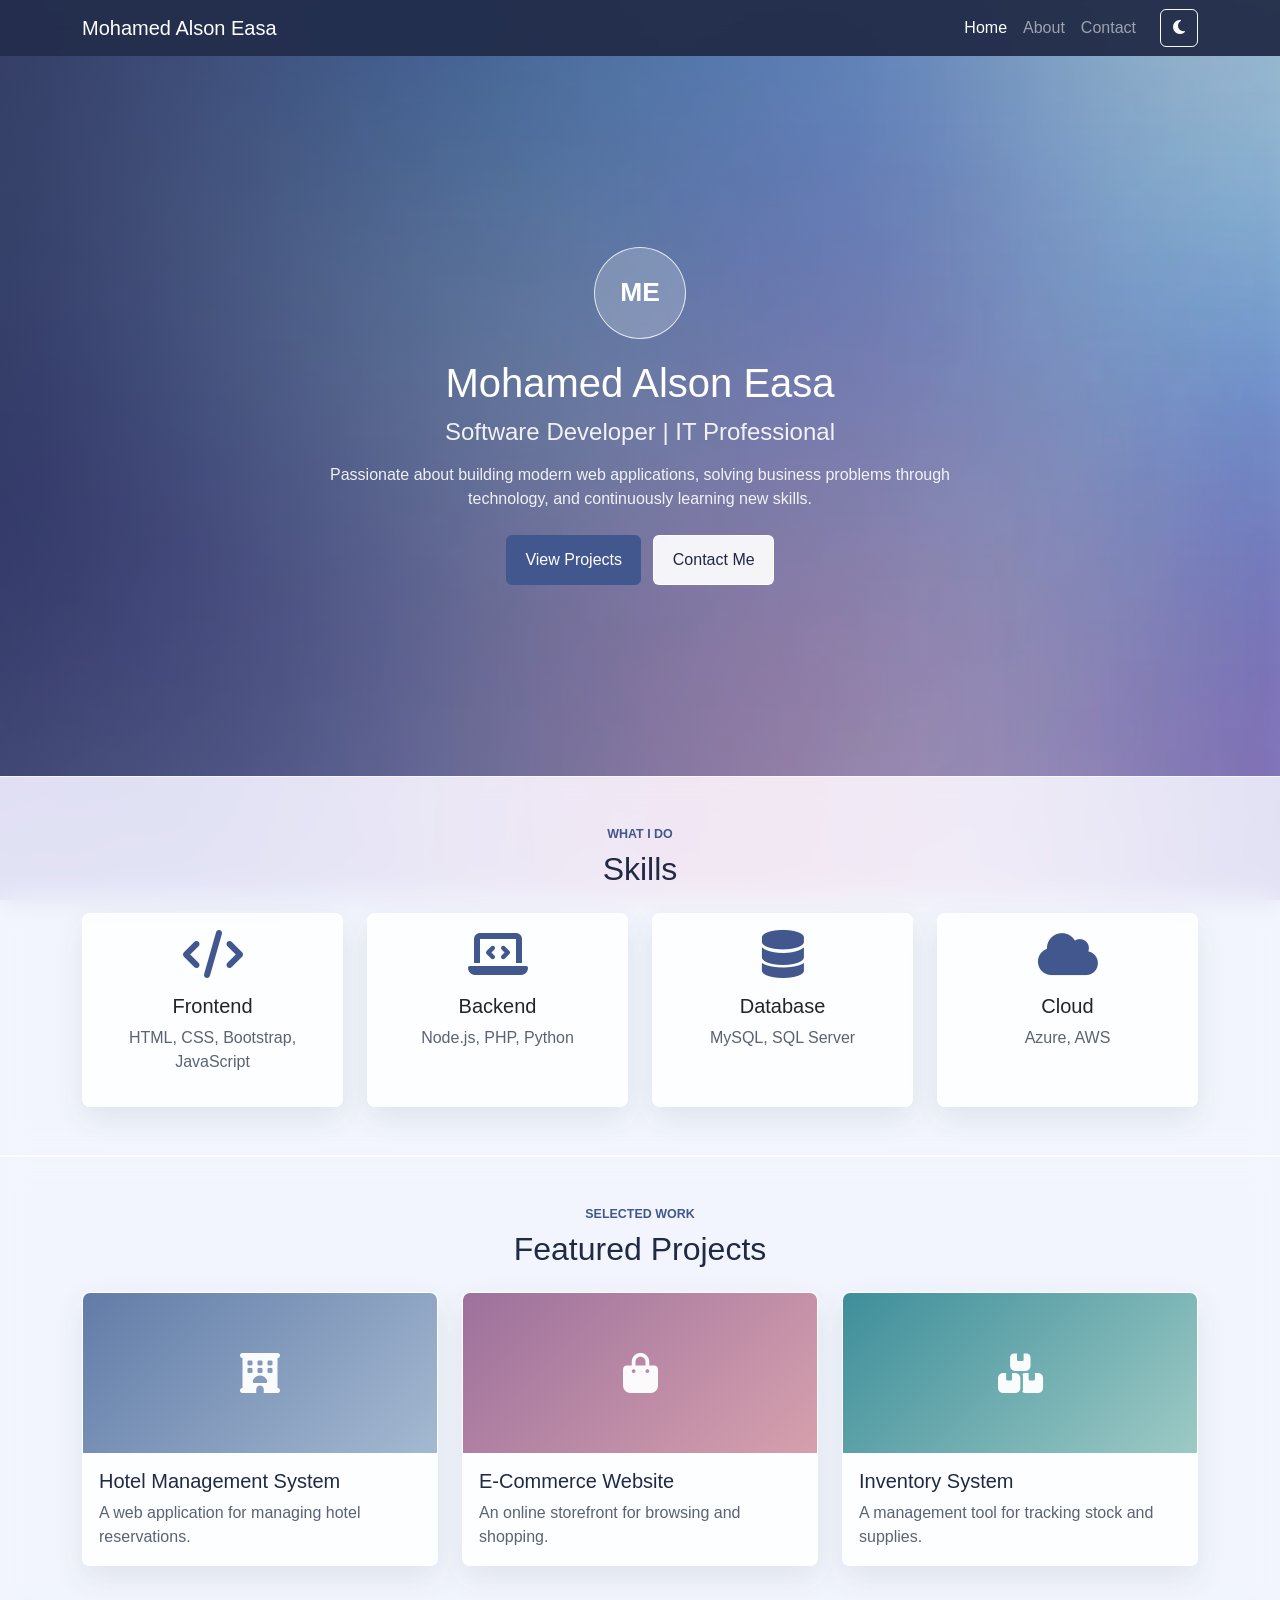
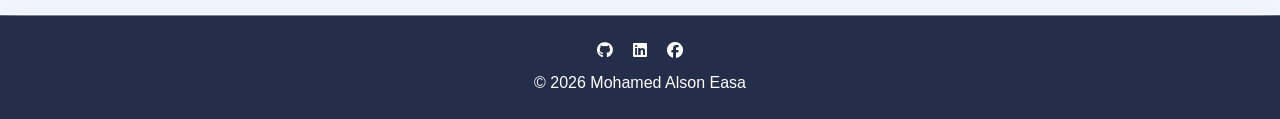
<file: index.html>
<!DOCTYPE html>
<html lang="en">
<head>
    <meta charset="UTF-8">
    <meta name="viewport" content="width=device-width, initial-scale=1.0">
    <title>Mohamed Alson Easa | Portfolio</title>

    <link href="https://cdn.jsdelivr.net/npm/bootstrap@5.3.3/dist/css/bootstrap.min.css" rel="stylesheet">
    <link rel="stylesheet" href="https://cdnjs.cloudflare.com/ajax/libs/font-awesome/6.5.1/css/all.min.css">
    <link rel="stylesheet" href="style.css">
</head>
<body class="home-page">

<nav class="navbar navbar-expand-lg navbar-dark sticky-top site-nav">
    <div class="container">
        <a class="navbar-brand" href="#">Mohamed Alson Easa</a>

        <button class="navbar-toggler" data-bs-toggle="collapse" data-bs-target="#navMenu">
            <span class="navbar-toggler-icon"></span>
        </button>

        <div class="collapse navbar-collapse" id="navMenu">
            <ul class="navbar-nav ms-auto">
                <li class="nav-item"><a href="index.html" class="nav-link active">Home</a></li>
                <li class="nav-item"><a href="about.html" class="nav-link">About</a></li>
                <li class="nav-item"><a href="https://forms.cloud.microsoft/Pages/ResponsePage.aspx?id=Y7ysJZrKFU-f1DQdxvLuAm9lZzAIcS1PlpBaz4Cabp9UNjlJQkROU0NaN01XMFcxVldTQzU3ODkwRS4u" class="nav-link">Contact</a></li>
            </ul>

            <button id="themeBtn" class="btn btn-outline-light ms-3">
                <i class="fas fa-moon"></i>
            </button>
        </div>
    </div>
</nav>

<section class="hero home-hero text-center">
    <div class="container">
        <div class="hero-content mx-auto">
        <div class="profile-mark" aria-hidden="true">ME</div>
        <h1>Mohamed Alson Easa</h1>
        <h4>Software Developer <span aria-hidden="true">|</span> IT Professional</h4>

        <p class="mt-3">
            Passionate about building modern web applications,
            solving business problems through technology, and
            continuously learning new skills.
        </p>

        <div class="hero-actions mt-4">
            <a href="about.html" class="btn btn-primary">View Projects</a>
            <a href="https://forms.cloud.microsoft/Pages/ResponsePage.aspx?id=Y7ysJZrKFU-f1DQdxvLuAm9lZzAIcS1PlpBaz4Cabp9UNjlJQkROU0NaN01XMFcxVldTQzU3ODkwRS4u" class="btn btn-outline-secondary">Contact Me</a>
        </div>
        </div>
    </div>
</section>

<section class="home-band skills-band py-5">
    <div class="container">
    <p class="section-kicker text-center">What I do</p>
    <h2 class="text-center mb-4">Skills</h2>

    <div class="row text-center">
        <div class="col-md-3">
            <div class="card skill-card h-100 p-3">
                <i class="fas fa-code fa-3x" aria-hidden="true"></i>
                <h5 class="mt-3">Frontend</h5>
                <p>HTML, CSS, Bootstrap, JavaScript</p>
            </div>
        </div>

        <div class="col-md-3">
            <div class="card skill-card h-100 p-3">
                <i class="fas fa-laptop-code fa-3x" aria-hidden="true"></i>
                <h5 class="mt-3">Backend</h5>
                <p>Node.js, PHP, Python</p>
            </div>
        </div>

        <div class="col-md-3">
            <div class="card skill-card h-100 p-3">
                <i class="fas fa-database fa-3x" aria-hidden="true"></i>
                <h5 class="mt-3">Database</h5>
                <p>MySQL, SQL Server</p>
            </div>
        </div>

        <div class="col-md-3">
            <div class="card skill-card h-100 p-3">
                <i class="fas fa-cloud fa-3x" aria-hidden="true"></i>
                <h5 class="mt-3">Cloud</h5>
                <p>Azure, AWS</p>
            </div>
        </div>
    </div>
    </div>
</section>

<section class="home-band projects-band py-5">
    <div class="container">
        <p class="section-kicker text-center">Selected work</p>
        <h2 class="text-center mb-4">Featured Projects</h2>

        <div class="row g-4">
            <div class="col-md-4">
                <article class="card project-card h-100">
                    <div class="project-art project-art-hotel" aria-hidden="true"><i class="fas fa-hotel"></i></div>
                    <div class="card-body">
                        <h3 class="h5">Hotel Management System</h3>
                        <p class="mb-0">A web application for managing hotel reservations.</p>
                    </div>
                </article>
            </div>

            <div class="col-md-4">
                <article class="card project-card h-100">
                    <div class="project-art project-art-shop" aria-hidden="true"><i class="fas fa-bag-shopping"></i></div>
                    <div class="card-body">
                        <h3 class="h5">E-Commerce Website</h3>
                        <p class="mb-0">An online storefront for browsing and shopping.</p>
                    </div>
                </article>
            </div>

            <div class="col-md-4">
                <article class="card project-card h-100">
                    <div class="project-art project-art-inventory" aria-hidden="true"><i class="fas fa-boxes-stacked"></i></div>
                    <div class="card-body">
                        <h3 class="h5">Inventory System</h3>
                        <p class="mb-0">A management tool for tracking stock and supplies.</p>
                    </div>
                </article>
            </div>
        </div>
    </div>
</section>

<footer class="site-footer text-center p-4">
    <div>
        <a href="#" class="text-white me-3"><i class="fab fa-github"></i></a>
        <a href="#" class="text-white me-3"><i class="fab fa-linkedin"></i></a>
        <a href="#" class="text-white"><i class="fab fa-facebook"></i></a>
    </div>

    <p class="mt-2 mb-0">
        © 2026 Mohamed Alson Easa
    </p>
</footer>

<button id="topBtn" type="button" aria-label="Back to top">
    <i class="fas fa-arrow-up"></i>
</button>

<script src="https://cdn.jsdelivr.net/npm/bootstrap@5.3.3/dist/js/bootstrap.bundle.min.js"></script>
<script src="script.js"></script>

</body>
</html>
</file>
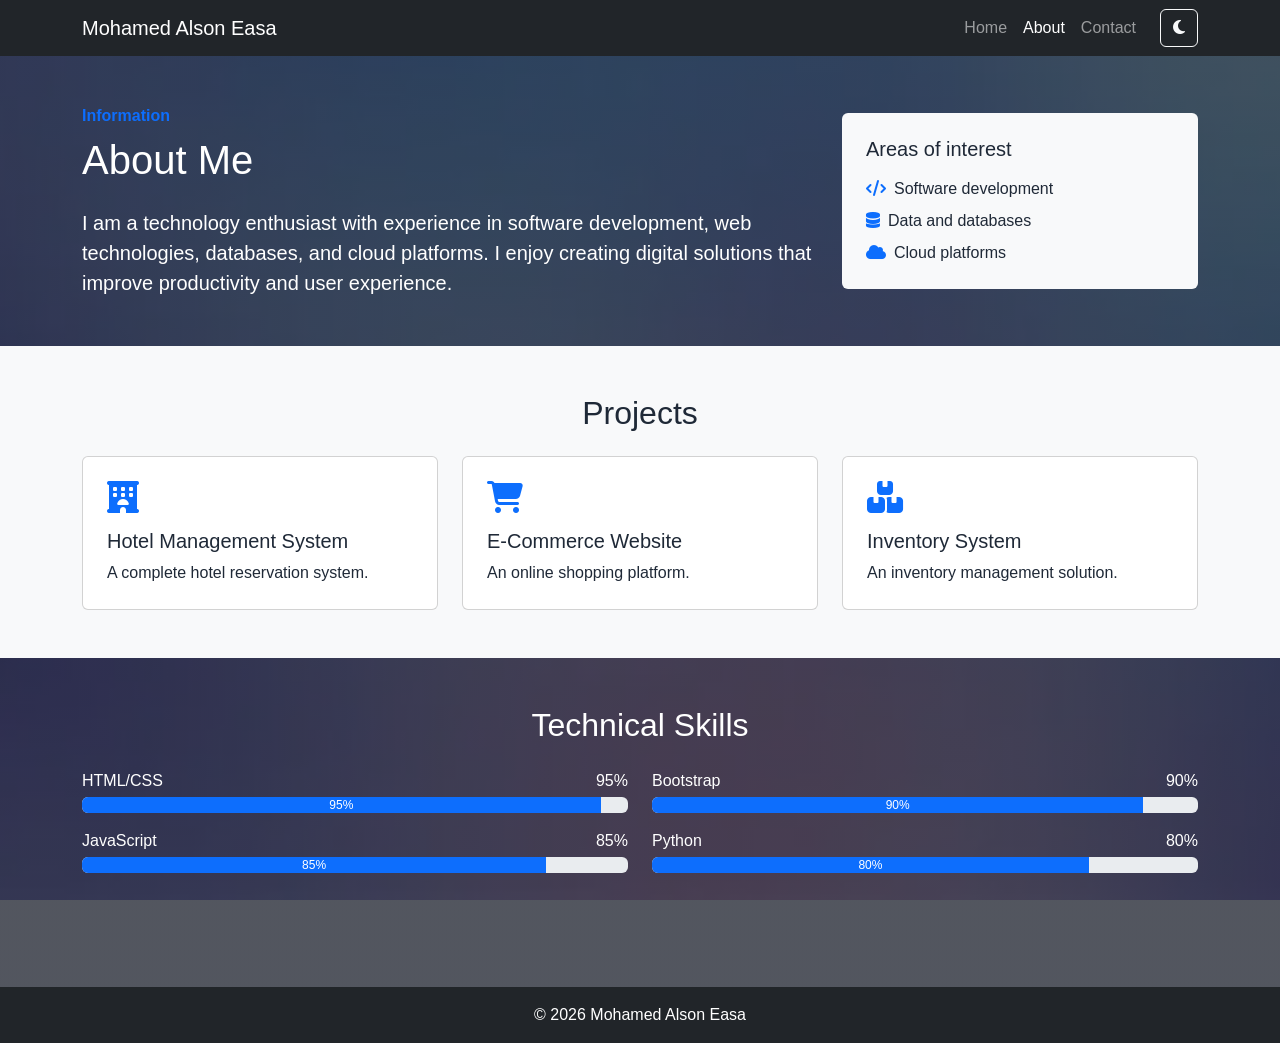
<file: about.html>
<!DOCTYPE html>
<html lang="en">
<head>
	<meta charset="UTF-8">
	<meta name="viewport" content="width=device-width, initial-scale=1.0">
	<title>About Me | Mohamed Alson Easa</title>

	<link href="https://cdn.jsdelivr.net/npm/bootstrap@5.3.3/dist/css/bootstrap.min.css" rel="stylesheet">
	<link rel="stylesheet" href="https://cdnjs.cloudflare.com/ajax/libs/font-awesome/6.5.1/css/all.min.css">
	<link rel="stylesheet" href="style.css">
</head>
<body class="about-page">

<nav class="navbar navbar-expand-lg navbar-dark bg-dark sticky-top">
	<div class="container">
		<a class="navbar-brand" href="index.html">Mohamed Alson Easa</a>

		<button class="navbar-toggler" type="button" data-bs-toggle="collapse" data-bs-target="#navMenu" aria-controls="navMenu" aria-expanded="false" aria-label="Toggle navigation">
			<span class="navbar-toggler-icon"></span>
		</button>

		<div class="collapse navbar-collapse" id="navMenu">
			<ul class="navbar-nav ms-auto">
				<li class="nav-item"><a href="index.html" class="nav-link">Home</a></li>
				<li class="nav-item"><a href="about.html" class="nav-link active" aria-current="page">About</a></li>
				<li class="nav-item"><a href="https://forms.cloud.microsoft/Pages/ResponsePage.aspx?id=Y7ysJZrKFU-f1DQdxvLuAm9lZzAIcS1PlpBaz4Cabp9UNjlJQkROU0NaN01XMFcxVldTQzU3ODkwRS4u" class="nav-link">Contact</a></li>
			</ul>

			<button id="themeBtn" class="btn btn-outline-light ms-lg-3 mt-3 mt-lg-0" type="button" aria-label="Toggle dark mode">
				<i class="fas fa-moon" aria-hidden="true"></i>
			</button>
		</div>
	</div>
</nav>

<main>
	<section class="container py-5">
		<div class="row align-items-center g-4">
			<div class="col-lg-8">
				<p class="text-primary fw-semibold mb-2">Information</p>
				<h1 class="mb-4">About Me</h1>
				<p class="lead mb-0">
					I am a technology enthusiast with experience in software development,
					web technologies, databases, and cloud platforms. I enjoy creating
					digital solutions that improve productivity and user experience.
				</p>
			</div>
			<div class="col-lg-4">
				<div class="bg-light rounded p-4 h-100">
					<h2 class="h5 mb-3">Areas of interest</h2>
					<ul class="list-unstyled mb-0">
						<li class="mb-2"><i class="fas fa-code text-primary me-2" aria-hidden="true"></i>Software development</li>
						<li class="mb-2"><i class="fas fa-database text-primary me-2" aria-hidden="true"></i>Data and databases</li>
						<li><i class="fas fa-cloud text-primary me-2" aria-hidden="true"></i>Cloud platforms</li>
					</ul>
				</div>
			</div>
		</div>
	</section>

	<section class="bg-light py-5">
		<div class="container">
			<h2 class="text-center mb-4">Projects</h2>

			<div class="row g-4">
				<div class="col-md-4">
					<article class="card h-100">
						<div class="card-body p-4">
							<i class="fas fa-hotel fa-2x text-primary mb-3" aria-hidden="true"></i>
							<h3 class="h5">Hotel Management System</h3>
							<p class="mb-0">A complete hotel reservation system.</p>
						</div>
					</article>
				</div>

				<div class="col-md-4">
					<article class="card h-100">
						<div class="card-body p-4">
							<i class="fas fa-cart-shopping fa-2x text-primary mb-3" aria-hidden="true"></i>
							<h3 class="h5">E-Commerce Website</h3>
							<p class="mb-0">An online shopping platform.</p>
						</div>
					</article>
				</div>

				<div class="col-md-4">
					<article class="card h-100">
						<div class="card-body p-4">
							<i class="fas fa-boxes-stacked fa-2x text-primary mb-3" aria-hidden="true"></i>
							<h3 class="h5">Inventory System</h3>
							<p class="mb-0">An inventory management solution.</p>
						</div>
					</article>
				</div>
			</div>
		</div>
	</section>

	<section class="container py-5">
		<h2 class="text-center mb-4">Technical Skills</h2>

		<div class="row g-4">
			<div class="col-md-6">
				<div class="mb-3">
					<div class="d-flex justify-content-between mb-1"><label for="skill-html">HTML/CSS</label><span>95%</span></div>
					<div class="progress" role="progressbar" aria-label="HTML and CSS proficiency" aria-valuenow="95" aria-valuemin="0" aria-valuemax="100">
						<div id="skill-html" class="progress-bar" style="width: 95%">95%</div>
					</div>
				</div>
				<div class="mb-3">
					<div class="d-flex justify-content-between mb-1"><label for="skill-js">JavaScript</label><span>85%</span></div>
					<div class="progress" role="progressbar" aria-label="JavaScript proficiency" aria-valuenow="85" aria-valuemin="0" aria-valuemax="100">
						<div id="skill-js" class="progress-bar" style="width: 85%">85%</div>
					</div>
				</div>
			</div>

			<div class="col-md-6">
				<div class="mb-3">
					<div class="d-flex justify-content-between mb-1"><label for="skill-bootstrap">Bootstrap</label><span>90%</span></div>
					<div class="progress" role="progressbar" aria-label="Bootstrap proficiency" aria-valuenow="90" aria-valuemin="0" aria-valuemax="100">
						<div id="skill-bootstrap" class="progress-bar" style="width: 90%">90%</div>
					</div>
				</div>
				<div class="mb-3">
					<div class="d-flex justify-content-between mb-1"><label for="skill-python">Python</label><span>80%</span></div>
					<div class="progress" role="progressbar" aria-label="Python proficiency" aria-valuenow="80" aria-valuemin="0" aria-valuemax="100">
						<div id="skill-python" class="progress-bar" style="width: 80%">80%</div>
					</div>
				</div>
			</div>
		</div>
	</section>
</main>

<footer class="bg-dark text-white text-center p-3">
	<p class="mb-0">© 2026 Mohamed Alson Easa</p>
</footer>

<button id="topBtn" type="button" aria-label="Back to top">
	<i class="fas fa-arrow-up" aria-hidden="true"></i>
</button>

<script src="https://cdn.jsdelivr.net/npm/bootstrap@5.3.3/dist/js/bootstrap.bundle.min.js"></script>
<script src="script.js"></script>

</body>
</html>
</file>
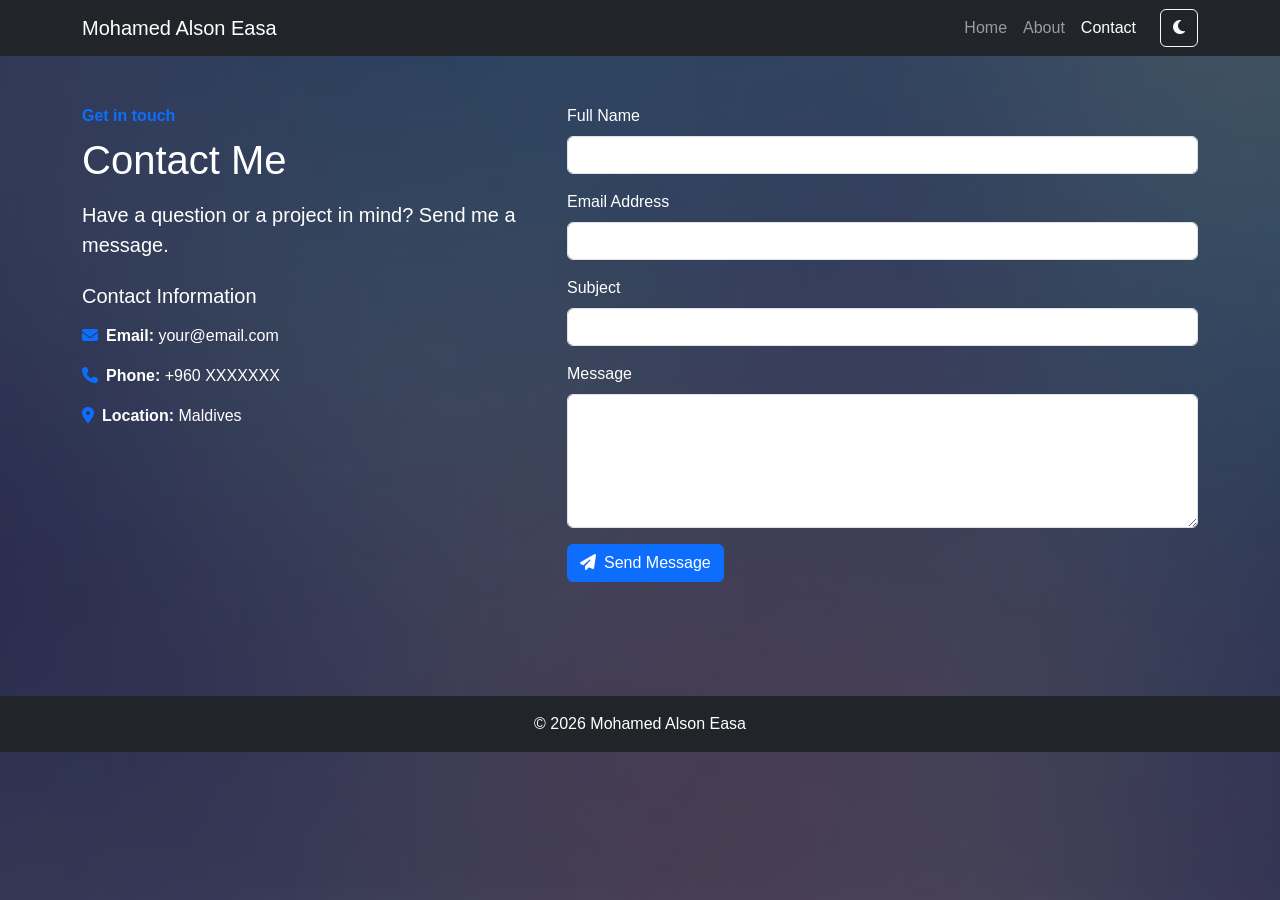
<file: contact.html>
<!DOCTYPE html>
<html lang="en">
<head>
	<meta charset="UTF-8">
	<meta name="viewport" content="width=device-width, initial-scale=1.0">
	<title>Contact | Mohamed Alson Easa</title>

	<link href="https://cdn.jsdelivr.net/npm/bootstrap@5.3.3/dist/css/bootstrap.min.css" rel="stylesheet">
	<link rel="stylesheet" href="https://cdnjs.cloudflare.com/ajax/libs/font-awesome/6.5.1/css/all.min.css">
	<link rel="stylesheet" href="style.css">
</head>
<body class="contact-page">

<nav class="navbar navbar-expand-lg navbar-dark bg-dark sticky-top">
	<div class="container">
		<a class="navbar-brand" href="index.html">Mohamed Alson Easa</a>

		<button class="navbar-toggler" type="button" data-bs-toggle="collapse" data-bs-target="#navMenu" aria-controls="navMenu" aria-expanded="false" aria-label="Toggle navigation">
			<span class="navbar-toggler-icon"></span>
		</button>

		<div class="collapse navbar-collapse" id="navMenu">
			<ul class="navbar-nav ms-auto">
				<li class="nav-item"><a href="index.html" class="nav-link">Home</a></li>
				<li class="nav-item"><a href="about.html" class="nav-link">About</a></li>
				<li class="nav-item"><a href="contact.html" class="nav-link active" aria-current="page">Contact</a></li>
			</ul>

			<button id="themeBtn" class="btn btn-outline-light ms-lg-3 mt-3 mt-lg-0" type="button" aria-label="Toggle dark mode">
				<i class="fas fa-moon" aria-hidden="true"></i>
			</button>
		</div>
	</div>
</nav>

<main>
	<section class="container py-5">
		<div class="row g-5">
			<div class="col-md-5">
				<p class="text-primary fw-semibold mb-2">Get in touch</p>
				<h1 class="mb-3">Contact Me</h1>
				<p class="lead mb-4">Have a question or a project in mind? Send me a message.</p>

				<h2 class="h5 mb-3">Contact Information</h2>
				<p><i class="fas fa-envelope text-primary me-2" aria-hidden="true"></i><strong>Email:</strong> your@email.com</p>
				<p><i class="fas fa-phone text-primary me-2" aria-hidden="true"></i><strong>Phone:</strong> +960 XXXXXXX</p>
				<p><i class="fas fa-location-dot text-primary me-2" aria-hidden="true"></i><strong>Location:</strong> Maldives</p>
			</div>

			<div class="col-md-7">
				<form id="contactForm">
					<div class="mb-3">
						<label for="name" class="form-label">Full Name</label>
						<input type="text" class="form-control" id="name" name="name" autocomplete="name" required>
					</div>

					<div class="mb-3">
						<label for="email" class="form-label">Email Address</label>
						<input type="email" class="form-control" id="email" name="email" autocomplete="email" required>
					</div>

					<div class="mb-3">
						<label for="subject" class="form-label">Subject</label>
						<input type="text" class="form-control" id="subject" name="subject" required>
					</div>

					<div class="mb-3">
						<label for="message" class="form-label">Message</label>
						<textarea id="message" name="message" class="form-control" rows="5" required></textarea>
					</div>

					

					<button type="submit" class="btn btn-primary">
						<i class="fas fa-paper-plane me-2" aria-hidden="true"></i>Send Message
					</button>
					<div id="successMsg" class="mt-3 text-success" role="status" aria-live="polite"></div>
				</form>
			</div>
		</div>
	</section>
</main>

<footer class="bg-dark text-white text-center p-3">
	<p class="mb-0">© 2026 Mohamed Alson Easa</p>
</footer>

<button id="topBtn" type="button" aria-label="Back to top">
	<i class="fas fa-arrow-up" aria-hidden="true"></i>
</button>

<script src="https://cdn.jsdelivr.net/npm/bootstrap@5.3.3/dist/js/bootstrap.bundle.min.js"></script>
<script src="script.js"></script>

</body>
</html>
</file>
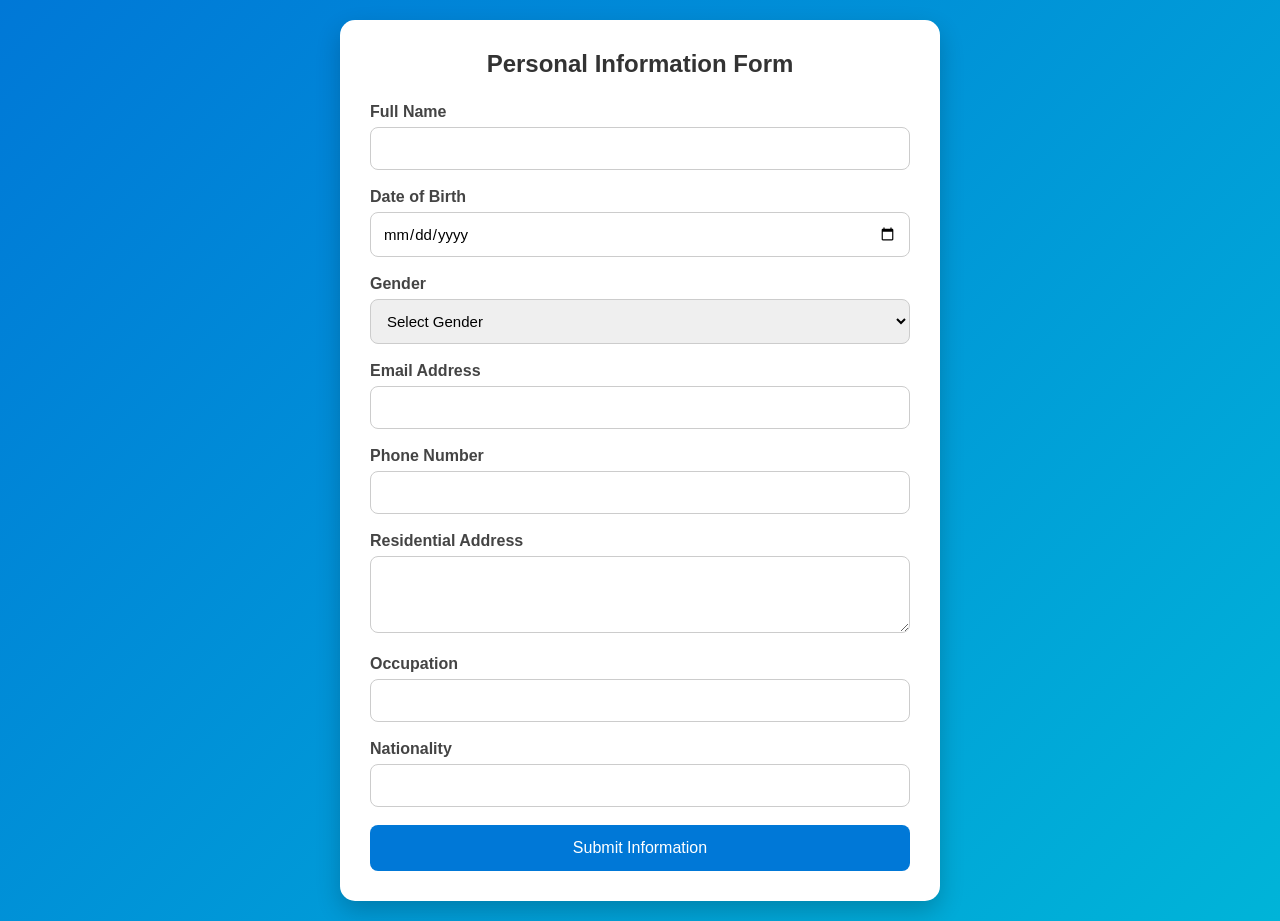
<file: form.html>
<!DOCTYPE html>
<html lang="en">
<head>
<meta charset="UTF-8">
<meta name="viewport" content="width=device-width, initial-scale=1.0">
<title>Personal Information Form</title>
<link rel="stylesheet" href="style.css">

<style>
    * {
        margin: 0;
        padding: 0;
        box-sizing: border-box;
        font-family: "Bahnschrift", sans-serif;
    }

    body {
        background: linear-gradient(135deg, #0078d7, #00b4d8);
        min-height: 100vh;
        display: flex;
        justify-content: center;
        align-items: center;
        padding: 20px;
    }

    .container {
        background: white;
        width: 100%;
        max-width: 600px;
        padding: 30px;
        border-radius: 15px;
        box-shadow: 0 10px 25px rgba(0,0,0,0.2);
    }

    h2 {
        text-align: center;
        margin-bottom: 25px;
        color: #333;
    }

    .form-group {
        margin-bottom: 18px;
    }

    label {
        display: block;
        margin-bottom: 6px;
        font-weight: 600;
        color: #444;
    }

    input,
    select,
    textarea {
        width: 100%;
        padding: 12px;
        border: 1px solid #ccc;
        border-radius: 8px;
        font-size: 15px;
        transition: 0.3s;
    }

    input:focus,
    select:focus,
    textarea:focus {
        border-color: #0078d7;
        outline: none;
        box-shadow: 0 0 5px rgba(0,120,215,0.4);
    }

    textarea {
        resize: vertical;
    }

    .btn {
        width: 100%;
        padding: 14px;
        background: #0078d7;
        color: white;
        border: none;
        border-radius: 8px;
        font-size: 16px;
        cursor: pointer;
        transition: 0.3s;
    }

    .btn:hover {
        background: #005ca7;
    }

    .success-message {
        display: none;
        margin-top: 20px;
        padding: 12px;
        background: #d4edda;
        color: #155724;
        border-radius: 8px;
        text-align: center;
        font-weight: bold;
    }
</style>
</head>

<body>

<div class="container">
    <h2>Personal Information Form</h2>

    <form id="personForm">

        <div class="form-group">
            <label for="fullname">Full Name</label>
            <input type="text" id="fullname" required>
        </div>

        <div class="form-group">
            <label for="dob">Date of Birth</label>
            <input type="date" id="dob" required>
        </div>

        <div class="form-group">
            <label for="gender">Gender</label>
            <select id="gender" required>
                <option value="">Select Gender</option>
                <option>Male</option>
                <option>Female</option>
                <option>Other</option>
            </select>
        </div>

        <div class="form-group">
            <label for="email">Email Address</label>
            <input type="email" id="email" required>
        </div>

        <div class="form-group">
            <label for="phone">Phone Number</label>
            <input type="tel" id="phone" required>
        </div>

        <div class="form-group">
            <label for="address">Residential Address</label>
            <textarea id="address" rows="3" required></textarea>
        </div>

        <div class="form-group">
            <label for="occupation">Occupation</label>
            <input type="text" id="occupation">
        </div>

        <div class="form-group">
            <label for="nationality">Nationality</label>
            <input type="text" id="nationality">
        </div>

        <button type="submit" class="btn">
            Submit Information
        </button>

    </form>

    <div class="success-message" id="successMessage">
        Form submitted successfully!
    </div>
</div>

<script src="script.js"></script>
<script>
document.getElementById("personForm")
.addEventListener("submit", function(event) {

    event.preventDefault();

    const data = {
        fullName: document.getElementById("fullname").value,
        dateOfBirth: document.getElementById("dob").value,
        gender: document.getElementById("gender").value,
        email: document.getElementById("email").value,
        phone: document.getElementById("phone").value,
        address: document.getElementById("address").value,
        occupation: document.getElementById("occupation").value,
        nationality: document.getElementById("nationality").value
    };

    console.log("Submitted Data:", data);

    document.getElementById("successMessage").style.display = "block";

    document.getElementById("personForm").reset();
});
</script>

</body>
</html>
</file>
<file: style.css>
body {
    font-family: "Bahnschrift", sans-serif;
    scroll-behavior: smooth;
}

.contact-page {
    background: linear-gradient(rgba(10, 15, 30, 0.7), rgba(10, 15, 30, 0.7)), url("../bg.jpg") center / cover fixed no-repeat;
    color: #fff;
}

.about-page {
    background: linear-gradient(rgba(9, 14, 27, 0.7), rgba(9, 14, 27, 0.7)), url("../bg.jpg") center / cover fixed no-repeat;
    color: #fff;
}

.about-page .bg-light,
.about-page .card {
    color: #1f2937;
}

.about-page .bg-light .list-unstyled,
.about-page .bg-light li,
.about-page .card p,
.about-page .card h3,
.about-page .card h2,
.about-page .card .h5 {
    color: #1f2937;
}

.home-page {
    --home-ink: #202a45;
    --home-blue: #42578e;
    --home-pink: #d9879e;
    color: var(--home-ink);
    background: #d9e3f7 url("../bg.jpg") center / cover fixed no-repeat;
}

.hero {
    color: white;
}

.site-nav {
    background: rgba(30, 39, 67, 0.94);
    backdrop-filter: blur(12px);
}

.home-hero {
    display: flex;
    align-items: center;
    min-height: min(720px, calc(100vh - 56px));
    padding: 6rem 0;
    background: linear-gradient(105deg, rgba(27, 38, 70, 0.78), rgba(48, 65, 110, 0.48) 58%, rgba(80, 60, 106, 0.25)), url("../bg.jpg") center / cover no-repeat;
}

.hero-content {
    max-width: 760px;
}

.profile-mark {
    display: grid;
    place-items: center;
    width: 92px;
    aspect-ratio: 1;
    margin: 0 auto 1.25rem;
    border: 1px solid rgba(255, 255, 255, 0.78);
    border-radius: 50%;
    background: rgba(255, 255, 255, 0.2);
    color: white;
    font-size: 1.65rem;
    font-weight: 700;
    backdrop-filter: blur(8px);
}

.home-hero h1 {
    margin-bottom: 0.65rem;
    color: white;
}

.home-hero h4 {
    color: rgba(255, 255, 255, 0.9);
}

.home-hero p {
    max-width: 620px;
    margin-right: auto;
    margin-left: auto;
    color: rgba(255, 255, 255, 0.9);
}

.hero-actions {
    display: flex;
    flex-wrap: wrap;
    justify-content: center;
    gap: 0.75rem;
}

.hero-actions .btn {
    margin: 0 !important;
    padding: 0.75rem 1.15rem;
}

.hero-actions .btn-primary {
    border-color: var(--home-blue);
    background: var(--home-blue);
}

.hero-actions .btn-outline-secondary {
    border-color: rgba(255, 255, 255, 0.8);
    background: rgba(255, 255, 255, 0.92);
    color: var(--home-ink);
}

.hero-actions .btn-accent {
    border: 1px solid #e6a18c;
    background: #e6a18c;
    color: #292a3c;
}

.home-band {
    border-block: 1px solid rgba(255, 255, 255, 0.65);
    background: rgba(250, 251, 255, 0.76);
    backdrop-filter: blur(14px);
}

.section-kicker {
    margin-bottom: 0.4rem;
    color: var(--home-blue);
    font-size: 0.78rem;
    font-weight: 700;
    text-transform: uppercase;
}

.home-page h2 {
    color: var(--home-ink);
}

.skill-card,
.project-card {
    overflow: hidden;
    border: 1px solid rgba(255, 255, 255, 0.9);
    border-radius: 8px;
    background: rgba(255, 255, 255, 0.88);
    box-shadow: 0 12px 30px rgba(48, 56, 90, 0.1);
}

.skill-card .fa-3x {
    color: var(--home-blue);
}

.skill-card p,
.project-card p {
    color: #5b6275;
}

.project-art {
    display: grid;
    place-items: center;
    min-height: 160px;
    color: rgba(255, 255, 255, 0.96);
    font-size: 2.5rem;
}

.project-art-hotel {
    background: linear-gradient(135deg, #627ca8, #a4b9d1);
}

.project-art-shop {
    background: linear-gradient(135deg, #9d719d, #d6a0ad);
}

.project-art-inventory {
    background: linear-gradient(135deg, #3e8e9a, #9dcac5);
}

.project-card h3 {
    color: var(--home-ink);
}

.site-footer {
    margin-top: 0;
    background: rgba(30, 39, 67, 0.96);
    color: white;
}

.site-footer a {
    color: white;
    transition: color 0.2s ease;
}

.site-footer a:hover {
    color: #f0b3bd;
}

.profile-img {
    width: 180px;
    height: 180px;
    border-radius: 50%;
    border: 5px solid white;
    margin-bottom: 20px;
}

.card {
    transition: 0.3s;
}

.card:hover {
    transform: translateY(-8px);
}

@media (max-width: 767.98px) {
    .home-hero {
        min-height: auto;
        padding: 5rem 0;
    }

    .home-band {
        backdrop-filter: blur(8px);
    }
}

footer {
    margin-top: 50px;
}

.dark-mode {
    background-color: #121212;
    color: white;
}

.dark-mode .card {
    background-color: #1e1e1e;
    color: white;
}

.secret-box {
    display: none;
    margin-top: 1rem;
    padding: 1rem 1.25rem;
    border: 1px solid #86efac;
    border-radius: 12px;
    background: rgba(16, 185, 129, 0.12);
    color: #0f172a;
    box-shadow: 0 10px 25px rgba(15, 23, 42, 0.12);
    font-weight: 600;
}

.secret-box.show {
    display: block;
}

#topBtn {
    position: fixed;
    bottom: 20px;
    right: 20px;
    display: none;
    border: none;
    width: 48px;
    height: 48px;
    background: #d9879e;
    color: white;
    padding: 0;
    border-radius: 50%;
    cursor: pointer;
    box-shadow: 0 6px 18px rgba(32, 42, 69, 0.25);
}

.progress-bar {
    background-color: #0d6efd;
}
</file>
